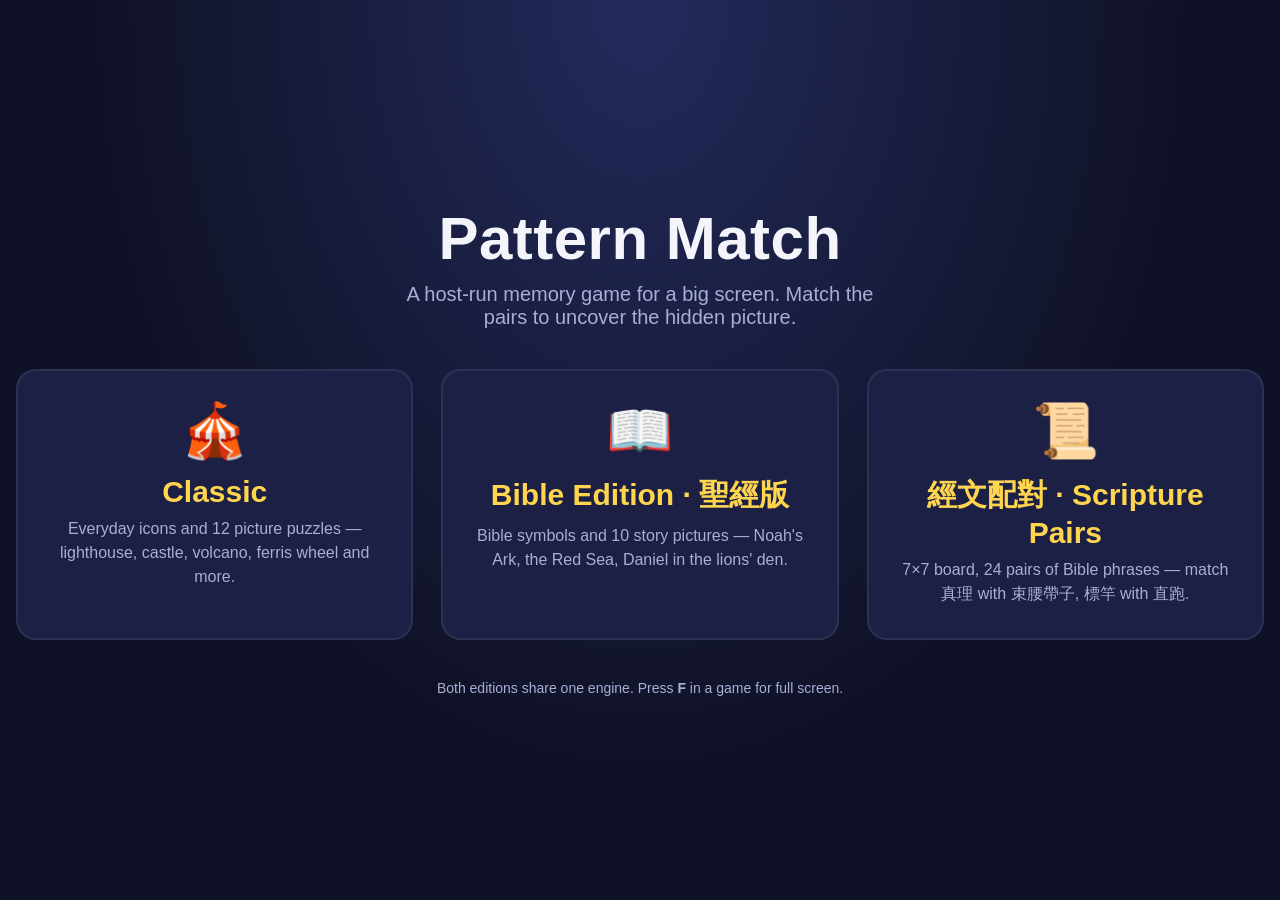
<file: index.html>
<!DOCTYPE html>
<html lang="en">
<head>
  <meta charset="utf-8">
  <meta name="viewport" content="width=device-width, initial-scale=1">
  <title>Pattern Match — choose an edition</title>
  <style>
    :root {
      --bg: #0f1226;
      --panel: #1b2044;
      --text: #f4f4fb;
      --muted: #a9aed6;
      --accent: #ffd54f;
    }
    * { box-sizing: border-box; }
    html, body { height: 100%; }
    body {
      margin: 0;
      padding: 32px 16px;
      background: radial-gradient(ellipse at top, #242a5c 0%, var(--bg) 60%);
      color: var(--text);
      font-family: "Segoe UI", -apple-system, "Helvetica Neue",
                   "PingFang TC", "PingFang SC", "Microsoft JhengHei",
                   "Microsoft YaHei", "Noto Sans CJK TC", Arial, sans-serif;
      display: flex;
      flex-direction: column;
      align-items: center;
      justify-content: center;
      gap: 40px;
      text-align: center;
    }
    h1 { margin: 0; font-size: clamp(32px, 6vw, 60px); letter-spacing: .5px; }
    .sub { margin: 10px 0 0; color: var(--muted); font-size: clamp(15px, 2vw, 20px); max-width: 44ch; }
    .editions {
      display: flex;
      flex-wrap: wrap;
      gap: 28px;
      justify-content: center;
      width: 100%;
      max-width: 1320px;
    }
    a.card {
      flex: 1 1 320px;
      max-width: 400px;
      background: var(--panel);
      border: 2px solid rgba(255,255,255,.08);
      border-radius: 20px;
      padding: 32px 28px;
      color: inherit;
      text-decoration: none;
      display: block;
      transition: transform .15s ease, border-color .15s ease;
    }
    a.card:hover, a.card:focus-visible {
      transform: translateY(-4px);
      border-color: var(--accent);
      outline: none;
    }
    .emoji { font-size: 54px; line-height: 1; }
    .name { margin: 18px 0 8px; font-size: clamp(22px, 3vw, 30px); font-weight: 700; color: var(--accent); }
    .desc { margin: 0; color: var(--muted); font-size: 16px; line-height: 1.5; }
    footer { color: var(--muted); font-size: 14px; }
    footer a { color: var(--muted); }
  </style>
</head>
<body>
  <header>
    <h1>Pattern Match</h1>
    <p class="sub">A host-run memory game for a big screen. Match the pairs to uncover the hidden picture.</p>
  </header>

  <main class="editions">
    <a class="card" href="classic/index.html">
      <div class="emoji">🎪</div>
      <p class="name">Classic</p>
      <p class="desc">Everyday icons and 12 picture puzzles — lighthouse, castle, volcano, ferris wheel and more.</p>
    </a>
    <a class="card" href="bible/index.html">
      <div class="emoji">📖</div>
      <p class="name">Bible Edition · 聖經版</p>
      <p class="desc">Bible symbols and 10 story pictures — Noah's Ark, the Red Sea, Daniel in the lions' den.</p>
    </a>
    <a class="card" href="scripture/index.html">
      <div class="emoji">📜</div>
      <p class="name">經文配對 · Scripture Pairs</p>
      <p class="desc">7×7 board, 24 pairs of Bible phrases — match 真理 with 束腰帶子, 標竿 with 直跑.</p>
    </a>
  </main>

  <footer>Both editions share one engine. Press <b>F</b> in a game for full screen.</footer>
</body>
</html>
</file>
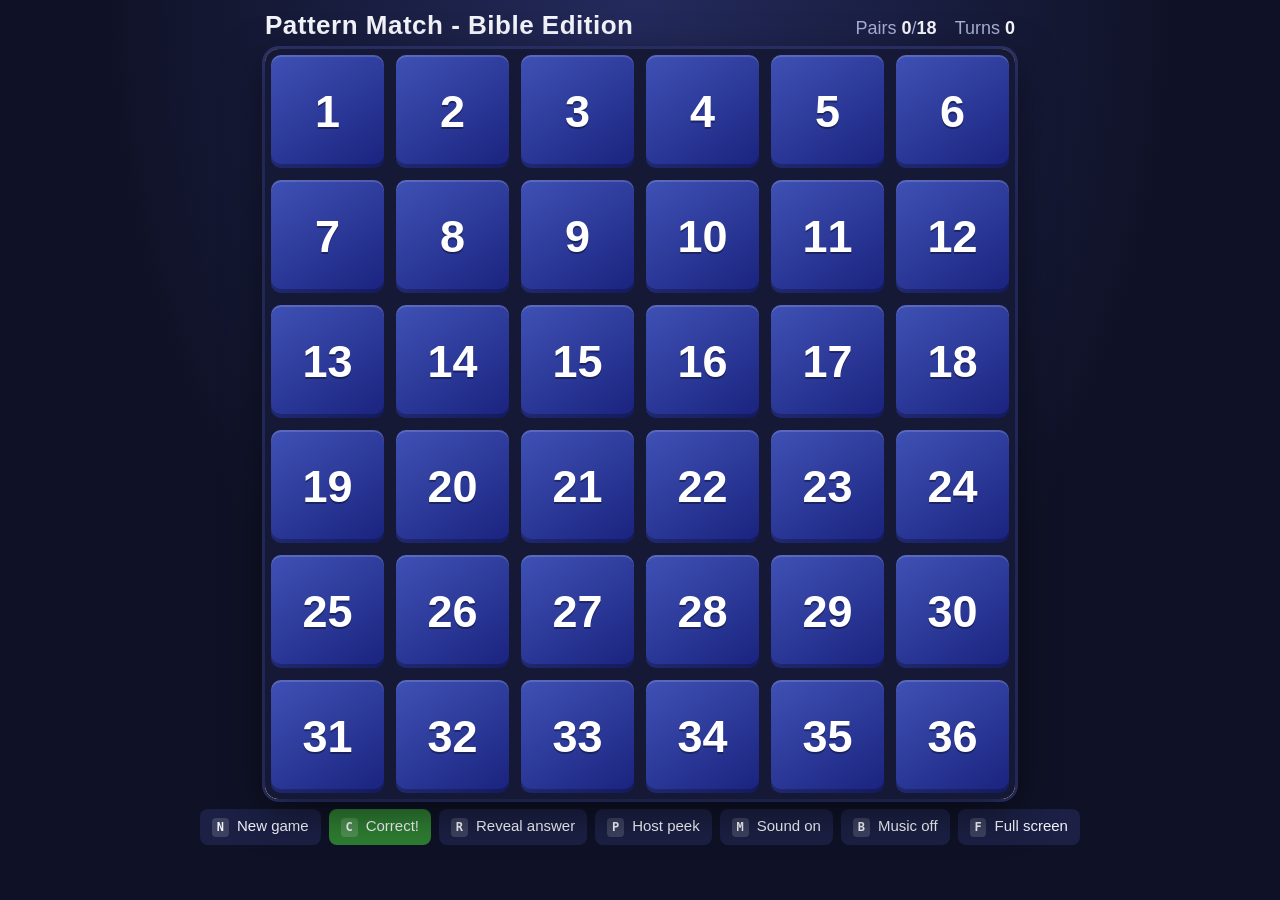
<file: bible/index.html>
<!DOCTYPE html>
<html lang="en">
<head>
  <meta charset="utf-8">
  <meta name="viewport" content="width=device-width, initial-scale=1">
  <title>Pattern Match — Bible Edition</title>
  <link rel="stylesheet" href="../engine/style.css">
</head>
<body>
  <header class="topbar">
    <h1 id="title">Pattern Match — Bible Edition</h1>
    <div class="stats">
      <span>Pairs <b id="pairs">0</b>/<b id="totalPairs">18</b></span>
      <span>Turns <b id="turns">0</b></span>
      <span id="tileEntry" class="tile-entry" hidden></span>
    </div>
  </header>

  <main class="stage">
    <div id="board" class="board">
      <div id="answerLayer" class="answer-layer"></div>
      <div id="grid" class="grid" role="grid" aria-label="Game board"></div>
      <div id="banner" class="banner" hidden></div>
    </div>
  </main>

  <footer class="toolbar">
    <button id="btnNew"     data-action="new"><kbd>N</kbd> New game</button>
    <button id="btnCorrect" data-action="correct" class="good"><kbd>C</kbd> Correct!</button>
    <button id="btnReveal"  data-action="reveal"><kbd>R</kbd> Reveal answer</button>
    <button id="btnPeek"    data-action="peek"><kbd>P</kbd> Host peek</button>
    <button id="btnSound"   data-action="sound"><kbd>M</kbd> <span id="soundLabel">Sound on</span></button>
    <button id="btnMusic"   data-action="music"><kbd>B</kbd> <span id="musicLabel">Music off</span></button>
    <button id="btnFull"    data-action="fullscreen"><kbd>F</kbd> Full screen</button>
    <span id="peek" class="peek" hidden></span>
  </footer>

  <script src="config.js"></script>
  <script src="../engine/sound.js"></script>
  <script src="../engine/game.js"></script>
</body>
</html>
</file>
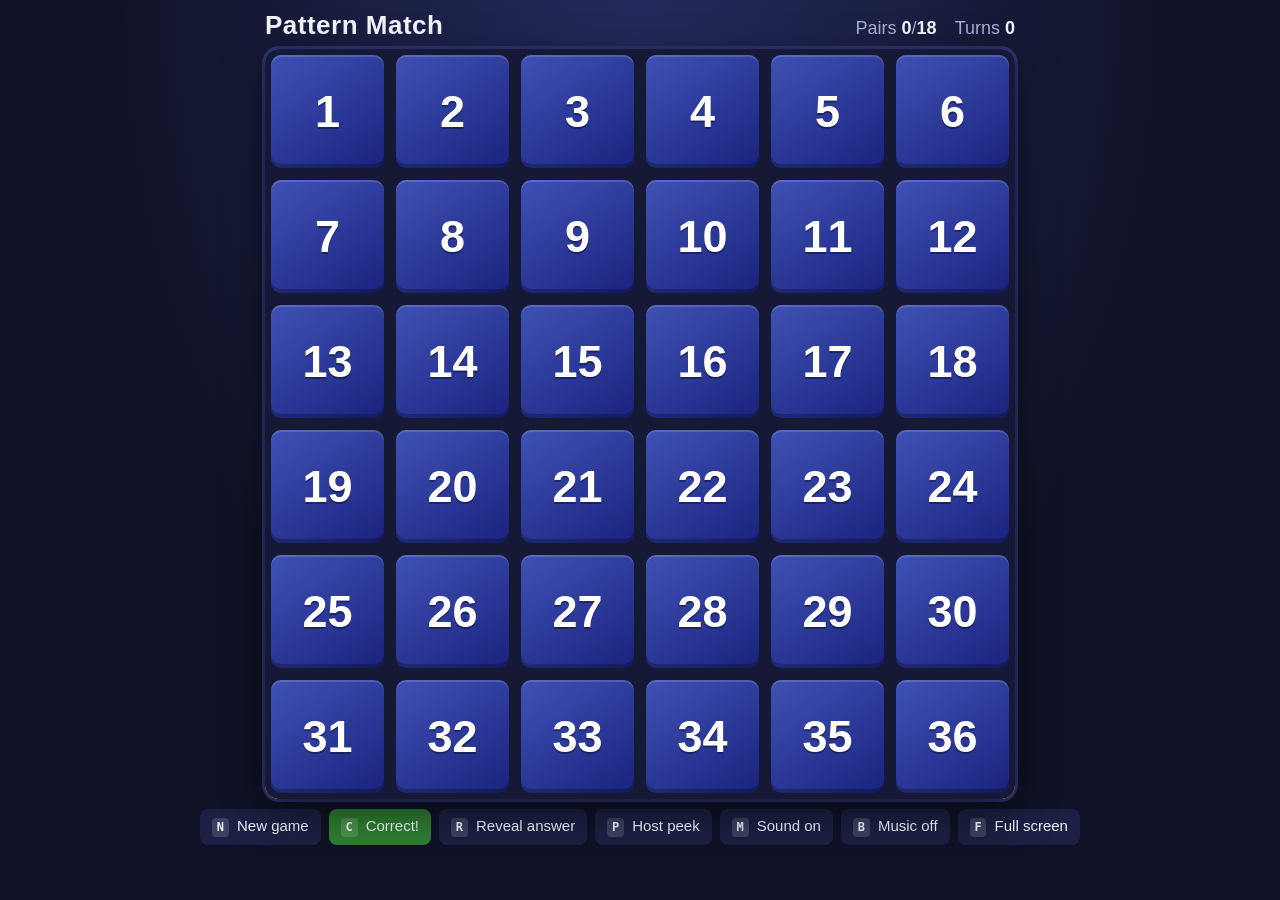
<file: classic/index.html>
<!DOCTYPE html>
<html lang="en">
<head>
  <meta charset="utf-8">
  <meta name="viewport" content="width=device-width, initial-scale=1">
  <title>Pattern Match</title>
  <link rel="stylesheet" href="../engine/style.css">
</head>
<body>
  <header class="topbar">
    <h1 id="title">Pattern Match</h1>
    <div class="stats">
      <span>Pairs <b id="pairs">0</b>/<b id="totalPairs">18</b></span>
      <span>Turns <b id="turns">0</b></span>
      <span id="tileEntry" class="tile-entry" hidden></span>
    </div>
  </header>

  <main class="stage">
    <div id="board" class="board">
      <div id="answerLayer" class="answer-layer"></div>
      <div id="grid" class="grid" role="grid" aria-label="Game board"></div>
      <div id="banner" class="banner" hidden></div>
    </div>
  </main>

  <footer class="toolbar">
    <button id="btnNew"     data-action="new"><kbd>N</kbd> New game</button>
    <button id="btnCorrect" data-action="correct" class="good"><kbd>C</kbd> Correct!</button>
    <button id="btnReveal"  data-action="reveal"><kbd>R</kbd> Reveal answer</button>
    <button id="btnPeek"    data-action="peek"><kbd>P</kbd> Host peek</button>
    <button id="btnSound"   data-action="sound"><kbd>M</kbd> <span id="soundLabel">Sound on</span></button>
    <button id="btnMusic"   data-action="music"><kbd>B</kbd> <span id="musicLabel">Music off</span></button>
    <button id="btnFull"    data-action="fullscreen"><kbd>F</kbd> Full screen</button>
    <span id="peek" class="peek" hidden></span>
  </footer>

  <script src="config.js"></script>
  <script src="../engine/sound.js"></script>
  <script src="../engine/game.js"></script>
</body>
</html>
</file>
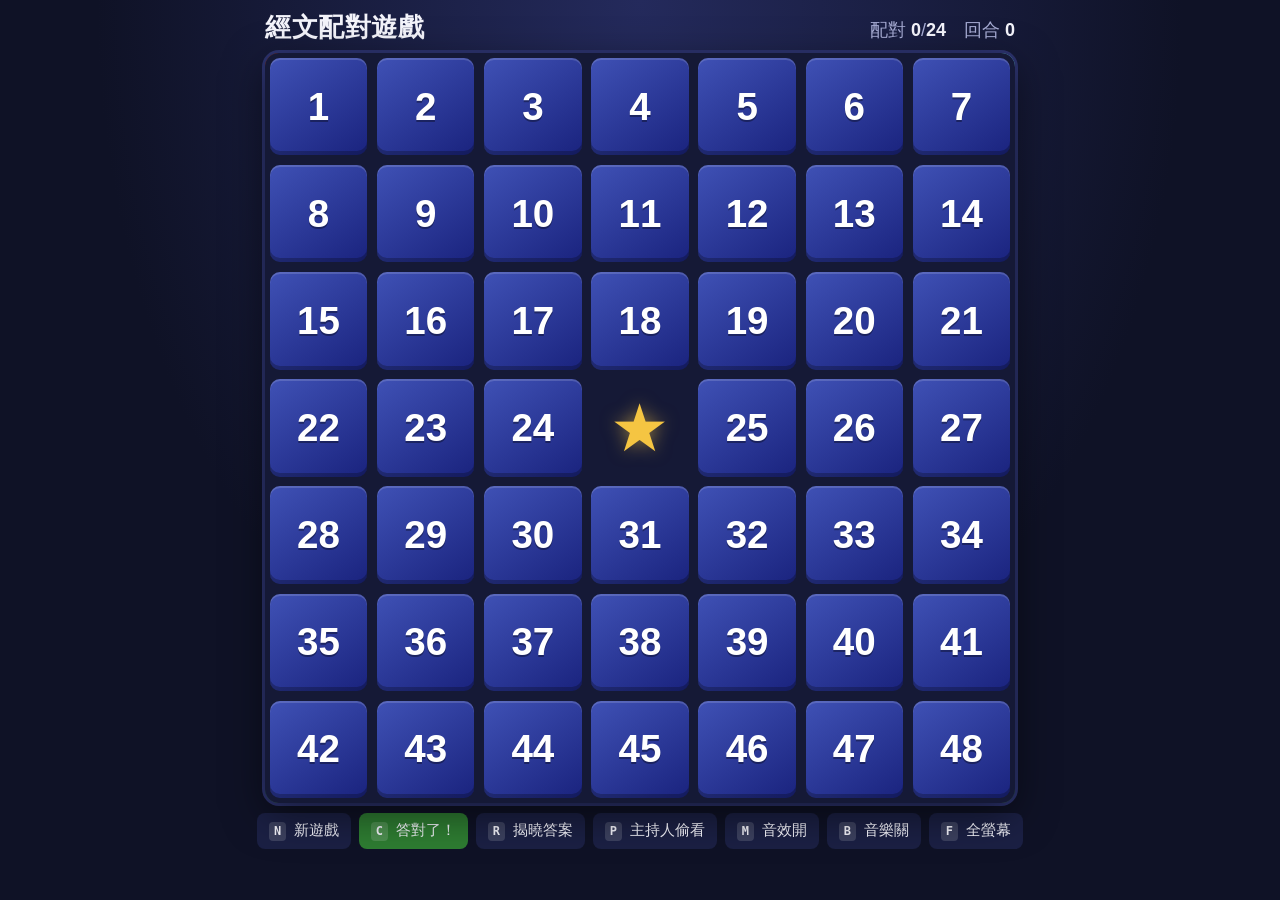
<file: scripture/index.html>
<!DOCTYPE html>
<html lang="zh-Hant">
<head>
  <meta charset="utf-8">
  <meta name="viewport" content="width=device-width, initial-scale=1">
  <title>經文配對遊戲</title>
  <link rel="stylesheet" href="../engine/style.css">
  <style>
    /* System CJK fonts only (no webfont), so it still works offline.
       Traditional-Chinese fonts are listed first so 真/為/說 use HK/TW glyphs. */
    body {
      font-family: "Segoe UI", -apple-system, "PingFang TC", "PingFang HK",
                   "Microsoft JhengHei", "Noto Sans CJK TC", "PingFang SC",
                   "Microsoft YaHei", Arial, sans-serif;
    }
    :root { --ink: #2a1f14; }
  </style>
</head>
<body>
  <header class="topbar">
    <h1 id="title">經文配對遊戲</h1>
    <div class="stats">
      <span>配對 <b id="pairs">0</b>/<b id="totalPairs">24</b></span>
      <span>回合 <b id="turns">0</b></span>
      <span id="tileEntry" class="tile-entry" hidden></span>
    </div>
  </header>

  <main class="stage">
    <div id="board" class="board">
      <div id="answerLayer" class="answer-layer"></div>
      <div id="grid" class="grid" role="grid" aria-label="遊戲板"></div>
      <div id="banner" class="banner" hidden></div>
    </div>
  </main>

  <footer class="toolbar">
    <button id="btnNew"     data-action="new"><kbd>N</kbd> 新遊戲</button>
    <button id="btnCorrect" data-action="correct" class="good"><kbd>C</kbd> 答對了！</button>
    <button id="btnReveal"  data-action="reveal"><kbd>R</kbd> 揭曉答案</button>
    <button id="btnPeek"    data-action="peek"><kbd>P</kbd> 主持人偷看</button>
    <button id="btnSound"   data-action="sound"><kbd>M</kbd> <span id="soundLabel">音效開</span></button>
    <button id="btnMusic"   data-action="music"><kbd>B</kbd> <span id="musicLabel">音樂關</span></button>
    <button id="btnFull"    data-action="fullscreen"><kbd>F</kbd> 全螢幕</button>
    <span id="peek" class="peek" hidden></span>
  </footer>

  <script src="config.js"></script>
  <script src="../engine/sound.js"></script>
  <script src="../engine/game.js"></script>
</body>
</html>
</file>
<file: engine/style.css>
:root {
  --bg: #0f1226;
  --panel: #1b2044;
  --text: #f4f4fb;
  --muted: #a9aed6;
  --accent: #ffd54f;
  --good: #2e7d32;
  --danger: #e53935;
  --cell: #151936;                 /* opaque cell colour — hides the answer until cleared */
  --tile-a: #3f51b5;
  --tile-b: #1a237e;
  --card: #fffdf7;
  --n: 6;                          /* grid size, set by game.js */
  --size: min(calc(100vh - 150px), calc(100vw - 32px));
}

[hidden] { display: none !important; }
* { box-sizing: border-box; }

html, body { height: 100%; }
body {
  margin: 0;
  padding-inline: 16px;
  background: radial-gradient(ellipse at top, #242a5c 0%, var(--bg) 60%);
  color: var(--text);
  font-family: "Segoe UI", -apple-system, "Helvetica Neue", Arial, sans-serif;
  display: flex;
  flex-direction: column;
  align-items: center;
  overflow: hidden;
  user-select: none;
}

/* ---------- top bar ---------- */
.topbar {
  width: var(--size);
  display: flex;
  align-items: baseline;
  justify-content: space-between;
  gap: 12px;
  padding-block: 10px 8px;
}
.topbar h1 { margin: 0; font-size: 26px; letter-spacing: .5px; }
.stats { display: flex; gap: 18px; color: var(--muted); font-size: 18px; }
.stats b { color: var(--text); font-variant-numeric: tabular-nums; }
.tile-entry { color: var(--accent); font-weight: 700; }

/* ---------- board ---------- */
.stage { display: flex; justify-content: center; }
.board {
  position: relative;
  width: var(--size);
  height: var(--size);
  border-radius: 14px;
  overflow: hidden;
  background: var(--cell);
  box-shadow: 0 12px 40px rgba(0, 0, 0, .5), 0 0 0 3px #2d3470;
}
.answer-layer {
  position: absolute;
  inset: 0;
  background-color: #000;
  background-size: cover;
  background-position: center;
}
.grid {
  position: absolute;
  inset: 0;
  display: grid;
  grid-template-columns: repeat(var(--n), 1fr);
  grid-template-rows: repeat(var(--n), 1fr);
}
.grid .error {
  grid-column: 1 / -1; grid-row: 1 / -1;
  display: flex; align-items: center; justify-content: center;
  padding: 24px; text-align: center; font-size: 20px; line-height: 1.5;
  background: var(--cell); color: #ffab91;
}

/* ---------- tiles ---------- */
.tile {
  position: relative;
  border: 0;
  margin: 0;
  padding: calc(var(--size) / var(--n) * .045);
  background: var(--cell);         /* covers the answer, no gaps between cells */
  perspective: 700px;
  cursor: pointer;
  transition: background-color .5s ease;
  font: inherit;
}
.tile:focus-visible { outline: 3px solid var(--accent); outline-offset: -3px; z-index: 1; }

.tile-inner {
  position: relative;
  display: block;
  width: 100%;
  height: 100%;
  transform-style: preserve-3d;
  transition: transform .45s ease, opacity .6s ease;
}
.tile.open .tile-inner,
.tile.matched .tile-inner { transform: rotateY(180deg); }

.face {
  position: absolute;
  inset: 0;
  display: flex;
  align-items: center;
  justify-content: center;
  border-radius: 10px;
  backface-visibility: hidden;
  -webkit-backface-visibility: hidden;
}
.front {
  background: linear-gradient(145deg, var(--tile-a), var(--tile-b));
  box-shadow: inset 0 -4px 0 rgba(0, 0, 0, .25), inset 0 2px 0 rgba(255, 255, 255, .15);
  color: #fff;
  font-weight: 800;
  font-size: calc(var(--size) / var(--n) * .36);
  text-shadow: 0 2px 0 rgba(0, 0, 0, .35);
}
.tile:hover:not(.open):not(.matched) .front { filter: brightness(1.25); }
.back {
  background: var(--card);
  transform: rotateY(180deg);
  box-shadow: inset 0 0 0 3px #e6e0cf;
}
.back img { width: 80%; height: 80%; object-fit: contain; pointer-events: none; }

/* text cards (config `pairs`): one short phrase, sized by game.js via --fs */
.back.text {
  padding: 4%;
  color: var(--ink, #2a1f14);
  font-family: var(--card-font, inherit);
  font-weight: 800;
  font-size: calc(var(--size) / var(--n) * var(--fs, .3));
  line-height: 1.15;
  text-align: center;
  letter-spacing: .02em;
}
.back.text .txt { display: block; }

/* the empty centre cell of an odd-sized board: never flips, just covers the answer */
.tile-blank {
  background: var(--cell);
  transition: background-color .5s ease;
}
.board.done .tile-blank { background-color: transparent; }

/* optional centre symbol (config centerSymbol), e.g. a gold star */
.tile-blank {
  display: flex; align-items: center; justify-content: center;
}
.blank-symbol {
  color: #f5c542;
  font-size: calc(var(--size) / var(--n) * .62);
  line-height: 1;
  text-shadow: 0 0 .25em rgba(245, 197, 66, .55);
  font-family: "Segoe UI Symbol", "Apple Symbols", "Segoe UI", sans-serif;
  transition: opacity .5s ease;
  user-select: none;
}
.board.done .blank-symbol { opacity: 0; }

.tile.matched .back { box-shadow: inset 0 0 0 5px var(--accent); }
.tile.miss .back   { box-shadow: inset 0 0 0 5px var(--danger); animation: shake .35s; }

/* matched pair fades away and the answer shows through */
.tile.cleared { background-color: transparent; pointer-events: none; cursor: default; outline: none; }
.tile.cleared .tile-inner { opacity: 0; transform: rotateY(180deg) scale(.5); }

@keyframes shake {
  0%, 100% { translate: 0; } 25% { translate: -5px; } 75% { translate: 5px; }
}

/* ---------- banner ---------- */
.banner {
  position: absolute;
  left: 6%; right: 6%; bottom: 6%;
  padding: 16px 20px;
  border-radius: 14px;
  background: rgba(10, 12, 30, .8);
  text-align: center;
  font-size: clamp(22px, calc(var(--size) * .055), 56px);
  font-weight: 800;
  animation: pop .45s cubic-bezier(.2, 1.4, .4, 1);
}
.banner small { display: block; font-size: .45em; font-weight: 600; color: var(--muted); margin-top: 4px; }
@keyframes pop { from { transform: scale(.6); opacity: 0; } to { transform: scale(1); opacity: 1; } }

/* ---------- toolbar ---------- */
.toolbar {
  width: min(100%, max(var(--size), 960px));
  justify-content: center;
  display: flex;
  flex-wrap: wrap;
  gap: 8px;
  align-items: center;
  padding-block: 10px;
}
.toolbar button {
  border: 0;
  border-radius: 8px;
  padding: 8px 12px;
  background: var(--panel);
  color: var(--text);
  font: inherit;
  font-size: 15px;
  cursor: pointer;
}
.toolbar button:hover { background: #283069; }
.toolbar button.good { background: var(--good); }
.toolbar button.armed { background: var(--danger); animation: pulse .8s infinite alternate; }
kbd {
  display: inline-block; min-width: 1.4em; padding: 0 4px; margin-right: 4px;
  border-radius: 4px; background: rgba(255, 255, 255, .15);
  font: 700 12px/1.6 Consolas, Menlo, monospace; text-align: center;
}
.peek { color: var(--accent); font-weight: 700; }
@keyframes pulse { to { filter: brightness(1.3); } }

/* ---------- confetti ---------- */
.confetti {
  position: fixed; top: -20px; width: 10px; height: 16px; border-radius: 2px;
  pointer-events: none; z-index: 10;
  animation: fall linear forwards;
}
@keyframes fall { to { transform: translateY(110vh) rotate(720deg); } }

@media (prefers-reduced-motion: reduce) {
  .tile-inner, .banner, .confetti { transition: none; animation: none; }
}
</file>
